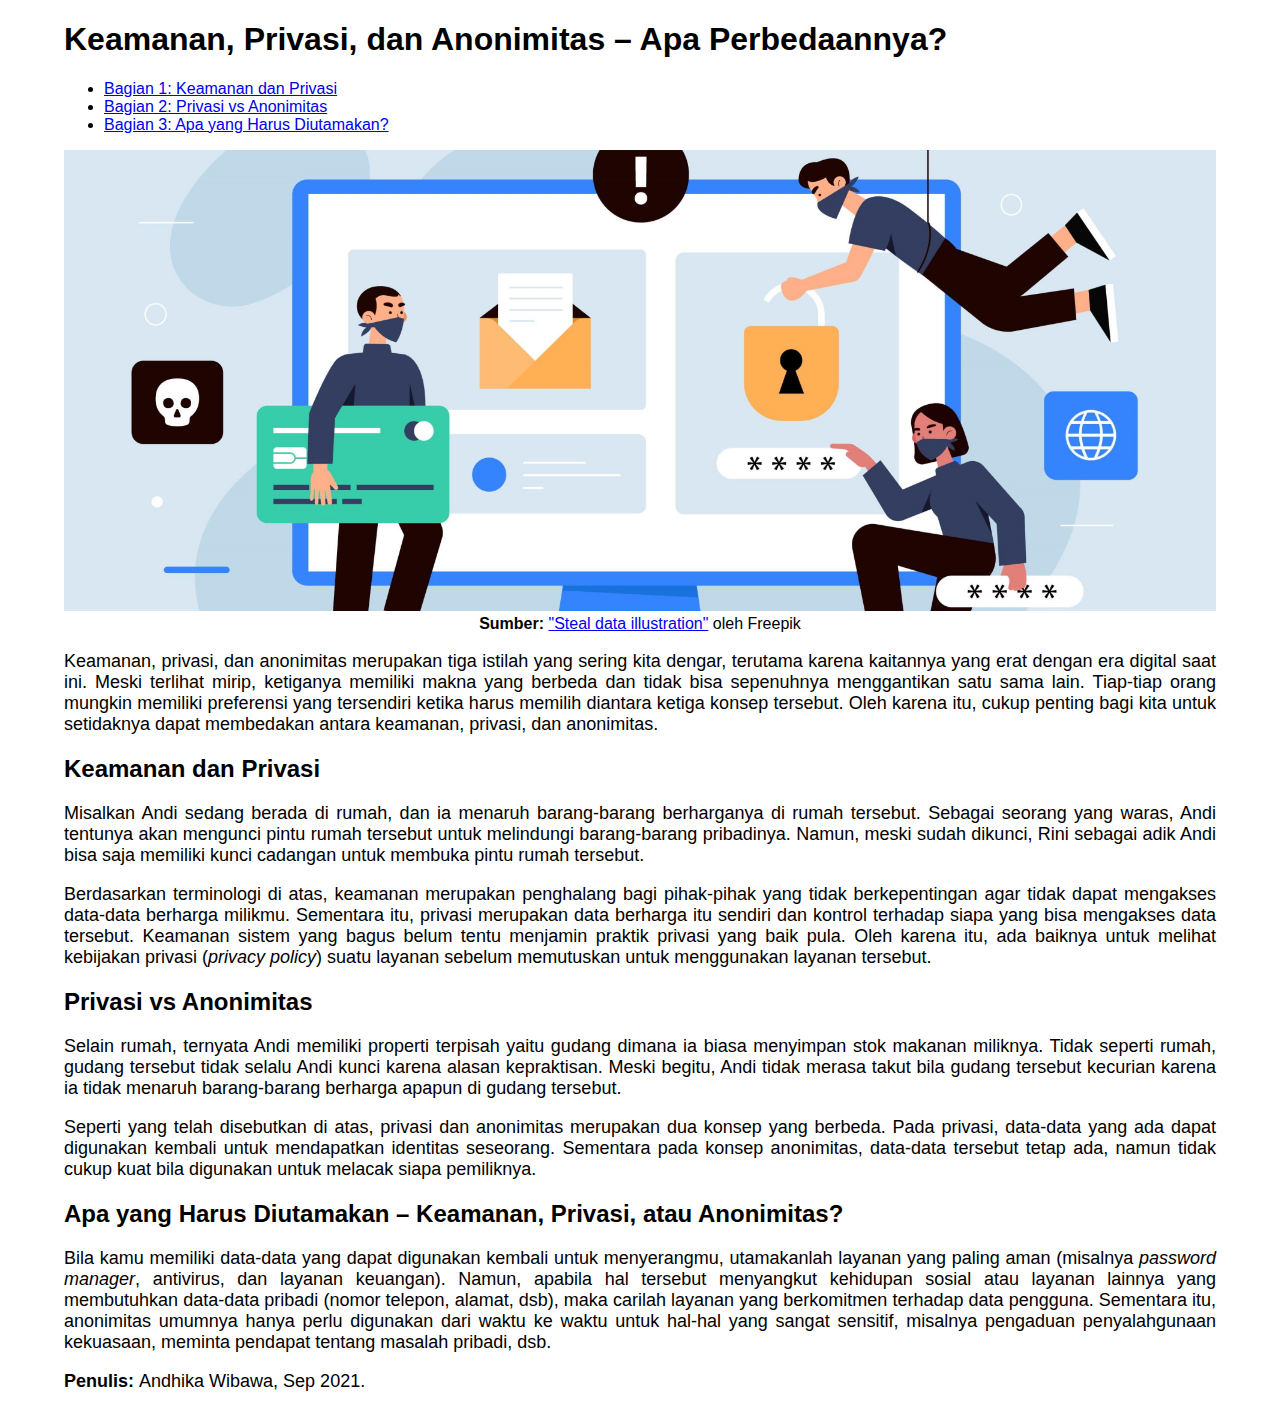
<file: task_1/index.html>
<!DOCTYPE html>
<html lang="id">
    <head>
        <meta http-equiv="Content-Type" content="text/html;charset=UTF-8">
        <title>Keamanan, Privasi, dan Anonimitas – Apa Perbedaannya?</title>
        <style>
            body {
                font-family: sans-serif;
                margin: 0 auto;
                width: 90%;
            }
            p {
                font-size: large;
                text-align: justify;
            }
            img {
                max-width: 100%;
            }
            figure {
                margin: 0 auto;
                text-align: center;
            }
        </style>
    </head>
    <body>
        <h1>Keamanan, Privasi, dan Anonimitas – Apa Perbedaannya?</h1>
        <ul>
            <li><a href="#keamanan-dan-privasi">Bagian 1: Keamanan dan Privasi</a></li>
            <li><a href="#privasi-vs-anonimitas">Bagian 2: Privasi vs Anonimitas</a></li>
            <li><a href="#apa-yang-harus-diutamakan">Bagian 3: Apa yang Harus Diutamakan?</a></li>
        </ul>
        <figure>
            <img src="img/image1.jpg" alt="Ilustrasi pencurian data pribadi">
            <figcaption><b>Sumber: </b><a href="https://www.freepik.com/free-vector/steal-data-illustration_8135200.htm">"Steal data illustration"</a> oleh Freepik</figcaption>
        </figure>
        <p>
            Keamanan, privasi, dan anonimitas merupakan tiga istilah yang sering kita dengar, terutama karena kaitannya yang erat dengan era digital saat ini.
            Meski terlihat mirip, ketiganya memiliki makna yang berbeda dan tidak bisa sepenuhnya menggantikan satu sama lain.
            Tiap-tiap orang mungkin memiliki preferensi yang tersendiri ketika harus memilih diantara ketiga konsep tersebut.
            Oleh karena itu, cukup penting bagi kita untuk setidaknya dapat membedakan antara keamanan, privasi, dan anonimitas.
        </p>
        <h2 id="keamanan-dan-privasi">Keamanan dan Privasi</h2>
        <p>
            Misalkan Andi sedang berada di rumah, dan ia menaruh barang-barang berharganya di rumah tersebut.
            Sebagai seorang yang waras, Andi tentunya akan mengunci pintu rumah tersebut untuk melindungi barang-barang pribadinya.
            Namun, meski sudah dikunci, Rini sebagai adik Andi bisa saja memiliki kunci cadangan untuk membuka pintu rumah tersebut.
        </p>
        <p>
            Berdasarkan terminologi di atas, keamanan merupakan penghalang bagi pihak-pihak yang tidak berkepentingan agar tidak dapat mengakses data-data berharga milikmu.
            Sementara itu, privasi merupakan data berharga itu sendiri dan kontrol terhadap siapa yang bisa mengakses data tersebut.
            Keamanan sistem yang bagus belum tentu menjamin praktik privasi yang baik pula.
            Oleh karena itu, ada baiknya untuk melihat kebijakan privasi (<i>privacy policy</i>) suatu layanan sebelum memutuskan untuk menggunakan layanan tersebut.
        </p>
        <h2 id="privasi-vs-anonimitas">Privasi vs Anonimitas</h2>
        <p>
            Selain rumah, ternyata Andi memiliki properti terpisah yaitu gudang dimana ia biasa menyimpan stok makanan miliknya.
            Tidak seperti rumah, gudang tersebut tidak selalu Andi kunci karena alasan kepraktisan.
            Meski begitu, Andi tidak merasa takut bila gudang tersebut kecurian karena ia tidak menaruh barang-barang berharga apapun di gudang tersebut.
        </p>
        <p>
            Seperti yang telah disebutkan di atas, privasi dan anonimitas merupakan dua konsep yang berbeda.
            Pada privasi, data-data yang ada dapat digunakan kembali untuk mendapatkan identitas seseorang.
            Sementara pada konsep anonimitas, data-data tersebut tetap ada, namun tidak cukup kuat bila digunakan untuk melacak siapa pemiliknya.
        </p>
        <h2 id="apa-yang-harus-diutamakan">Apa yang Harus Diutamakan – Keamanan, Privasi, atau Anonimitas?</h2>
        <p>
            Bila kamu memiliki data-data yang dapat digunakan kembali untuk menyerangmu, utamakanlah layanan yang paling aman (misalnya <i>password manager</i>, antivirus, dan layanan keuangan).
            Namun, apabila hal tersebut menyangkut kehidupan sosial atau layanan lainnya yang membutuhkan data-data pribadi (nomor telepon, alamat, dsb), maka carilah layanan yang berkomitmen terhadap data pengguna.
            Sementara itu, anonimitas umumnya hanya perlu digunakan dari waktu ke waktu untuk hal-hal yang sangat sensitif, misalnya pengaduan penyalahgunaan kekuasaan, meminta pendapat tentang masalah pribadi, dsb.
        </p>
        <footer>
            <p><b>Penulis: </b>Andhika Wibawa, Sep 2021.</p>
        </footer>
    </body>
</html>
</file>
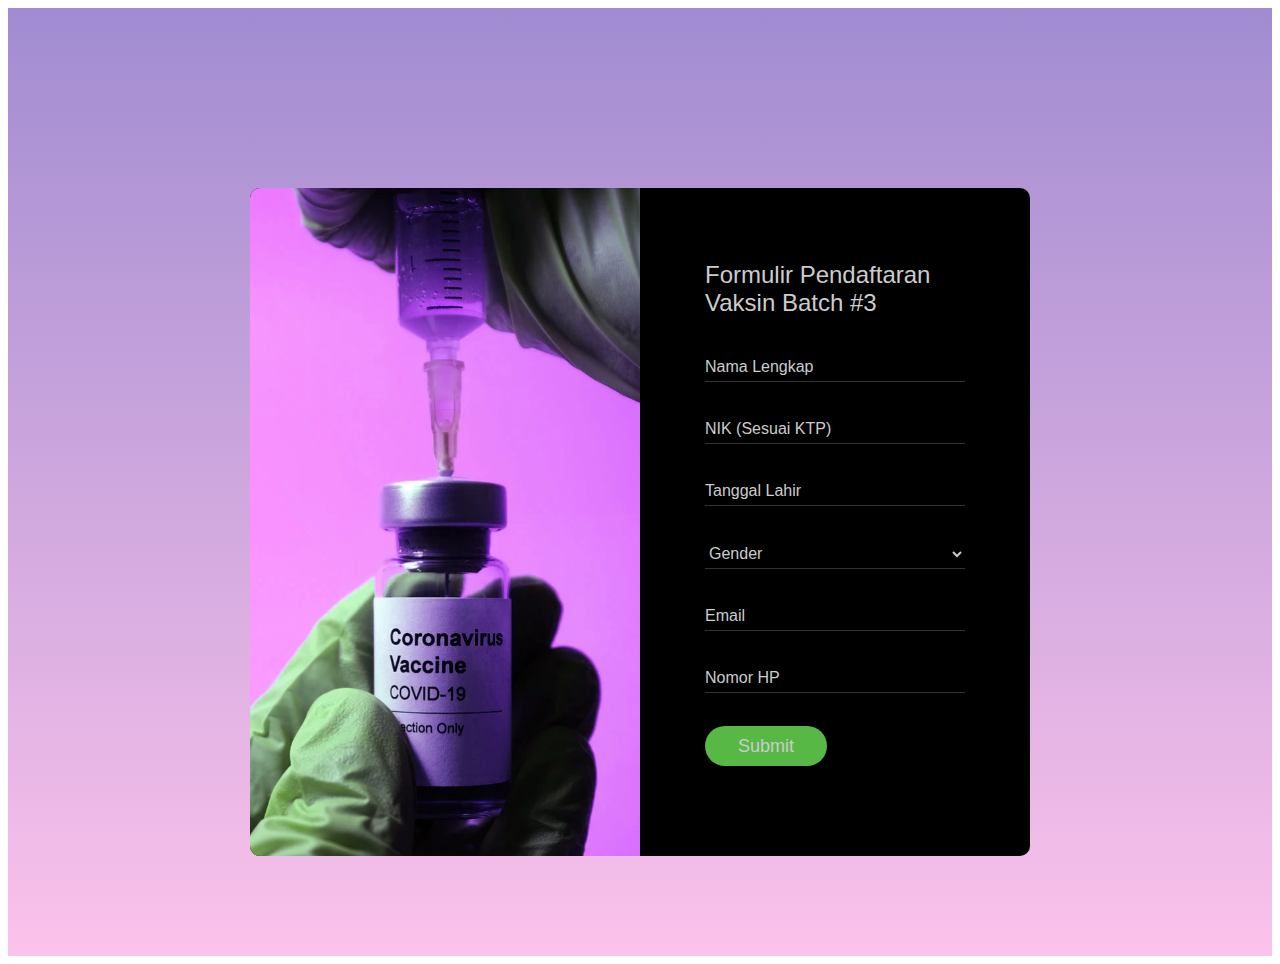
<file: task_2/index.html>
<!DOCTYPE html>
<html lang="id">
    <head>
        <meta charset="UTF-8">
        <meta http-equiv="X-UA-Compatible" content="IE=edge">
        <meta name="viewport" content="width=device-width, initial-scale=1.0">
        <link rel="stylesheet" href="css/style.css">
        <title>Pendaftaran Vaksin</title>
    </head>
    <body>
        <!-- Latar belakang gradien warna -->
        <div class="page-background">
            <!-- Jarak konten halaman dari pinggir layar -->
            <div class="page-wrapper">
                <!-- Konten halaman bentuk kartu -->
                <div class="card">
                    <!-- Latar belakang kartu berupa gambar vaksin -->
                    <div class="card-background"></div>
                    <!-- Badan kartu berupa form pendaftaran -->
                    <div class="card-body">
                        <h1 class="title">Formulir Pendaftaran Vaksin Batch #3</h1>
                        <form action="hasil.html" method="get">
                            <div class="input-form">
                                <input class="input-style" type="text" name="nama" placeholder="Nama Lengkap" required>
                            </div>
                            <div class="input-form">
                                <input class="input-style" type="text" name="nik" placeholder="NIK (Sesuai KTP)" required>
                            </div>
                            <div class="input-form">
                                <input class="input-style" onfocus="(this.type='date')" onblur="(this.type='text')" name="tglahir" placeholder="Tanggal Lahir" required>
                            </div>
                            <div class="input-form">
                                <select class="input-style" name="gender" required>
                                    <option value="" disabled hidden selected>Gender</option>
                                    <option value="lk">Laki-Laki</option>
                                    <option value="pr">Perempuan</option>
                                </select>
                            </div>
                            <div class="input-form">
                                <input class="input-style" type="email" name="email" placeholder="Email" required>
                            </div>
                            <div class="input-form">
                                <input class="input-style" type="tel" name="telp" placeholder="Nomor HP" required>
                            </div>
                            <div class="input-form">
                                <!-- Tombol submit formulir -->
                                <button class="input-submit" type="submit">Submit</button>
                            </div>
                        </form>
                    </div>
                </div>
            </div>
        </div>
    </body>
</html>
</file>
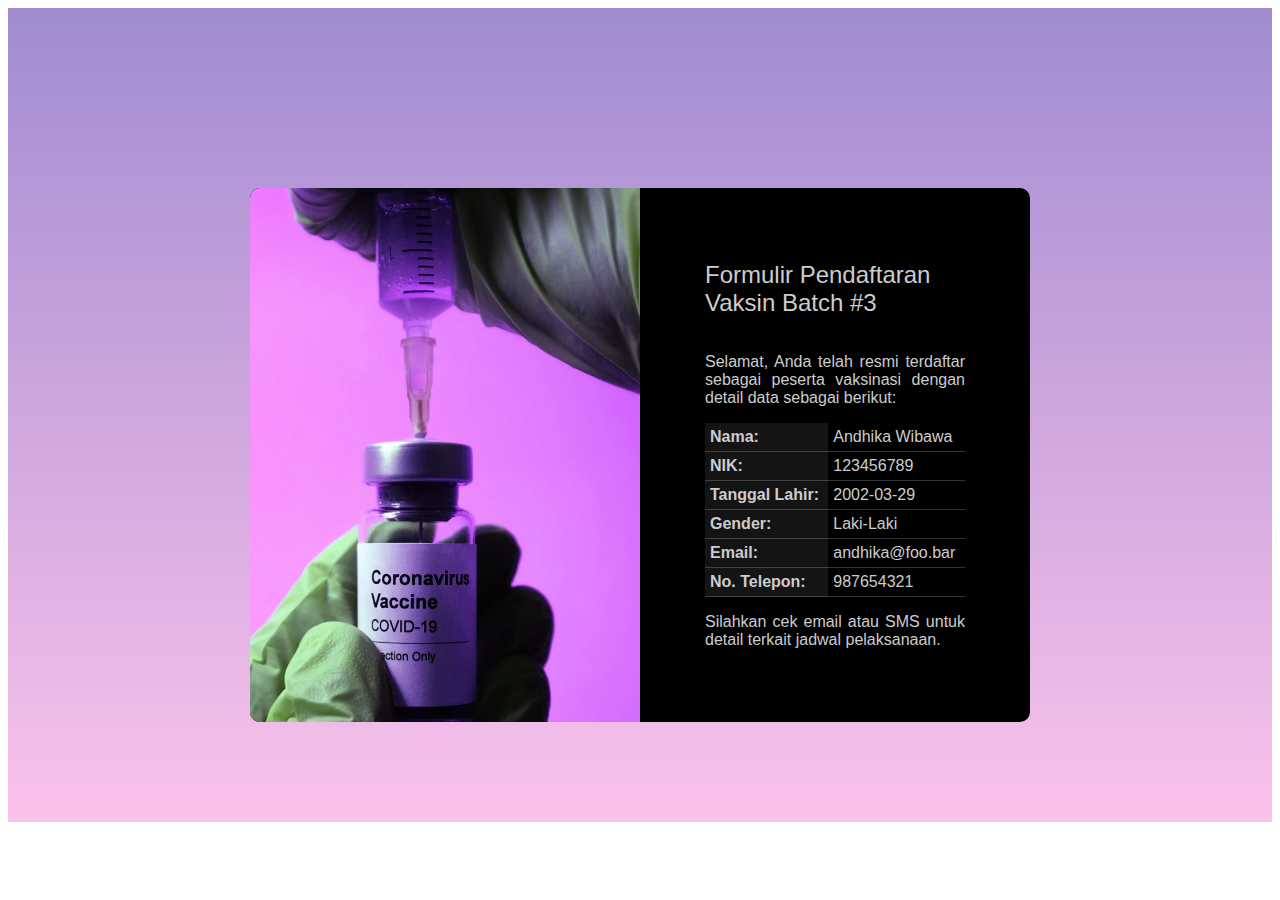
<file: task_2/hasil.html>
<!DOCTYPE html>
<html lang="id">
    <head>
        <meta charset="UTF-8">
        <meta http-equiv="X-UA-Compatible" content="IE=edge">
        <meta name="viewport" content="width=device-width, initial-scale=1.0">
        <link rel="stylesheet" href="css/style.css">
        <title>Pendaftaran Vaksin</title>
    </head>
    <body>
        <!-- Latar belakang gradien warna -->
        <div class="page-background">
            <!-- Jarak konten halaman dari pinggir layar -->
            <div class="page-wrapper">
                <!-- Konten halaman bentuk kartu -->
                <div class="card">
                    <!-- Latar belakang kartu berupa gambar vaksin -->
                    <div class="card-background"></div>
                    <!-- Badan kartu berupa hasil form yang telah di submit -->
                    <div class="card-body">
                        <h1 class="title">Formulir Pendaftaran Vaksin Batch #3</h1>
                        <p class="status-desc">Selamat, Anda telah resmi terdaftar sebagai peserta vaksinasi dengan detail data sebagai berikut:</p>
                        <!-- Tabel berisi data dummy -->
                        <table class="status-table">
                            <tr>
                                <th>Nama:</th>
                                <td>Andhika Wibawa</td>
                            </tr>
                            <tr>
                                <th>NIK:</th>
                                <td>123456789</td>
                            </tr>
                            <tr>
                                <th>Tanggal Lahir: </th>
                                <td>2002-03-29</td>
                            </tr>
                            <tr>
                                <th>Gender: </th>
                                <td>Laki-Laki</td>
                            </tr>
                            <tr>
                                <th>Email: </th>
                                <td>andhika@foo.bar</td>
                            </tr>
                            <tr>
                                <th>No. Telepon: </th>
                                <td>987654321</td>
                            </tr>
                        </table>
                        <p class="status-desc">Silahkan cek email atau SMS untuk detail terkait jadwal pelaksanaan.</p>
                    </div>
                </div>
            </div>
        </div>
    </body>
</html>
</file>
<file: task_2/css/style.css>
/* Todo: Fix kompatibilitas tampilan pada Firefox */

body {
    font-family: sans-serif;
    /* Warna tulisan */
    color: #ccc;
}

.page-background {
    /* Warna belakang halaman */
    background: linear-gradient(to top, #fbc2eb 0%, #a18cd1 100%);
}

.page-wrapper {
    padding-top: 180px;
    padding-bottom: 100px;
    max-width: 780px;
    /* Jarak atas-bawah nol; kanan-kiri auto (tengah) */
    margin: 0 auto;
}

.card {
    /* Sembunyikan elemen yang melebihi batas */
    overflow: hidden;
    /* Kurangi ketajaman sudut kartu */
    border-radius: 10px;
    /* Warna background kartu */
    background: #000;
}

.card-background {
    background: url("../img/vaksin.png");
    /* Cegah gambar mengulang-ulang */
    background-repeat: no-repeat;
    background-position: top left;
    background-size: cover;
    /* Render elemen layaknya <td> pada tabel */
    display: table-cell;
    width: 50%;
}

.card-body {
    padding: 57px 65px;
    /* Render elemen layaknya <td> pada tabel */
    display: table-cell;
    width: 100%;
}

.title {
    font-size: 24px;
    font-weight: 400;
    margin-bottom: 36px;
}

.input-form {
    /* Posisi elemen dapat berubah-ubah */
    position: relative;
    margin-bottom: 33px;
}

.input-style {
    font-size: 16px;
    color: #ccc;
    padding: 5px 0;
    width: 100%;
    /* Hilangkan border pada input box */
    border: none;
    /* Hilangkan outline saat diklik */
    outline: none;
    background: transparent;
    border-bottom: 1px solid rgba(255, 255, 255, 0.2);
}

/* Workaround untuk input bertipe tanggal */
.input-style[type="date"] {
    font-family: sans-serif;
    font-size: 16px;
    color: #ccc;
}

/* Workaround warna tidak sesuai pada teks default input box */
.input-style::placeholder {
    color: #ccc;
}

/* Workaround warna tidak sesuai pada teks dropdown menu */
.input-style option {
    color: #000;
}

.input-submit {
    /* Tombol dapat diletakkan di antara dengan elemen lain */
    display: inline-block;
    /* Tinggi tombol */
    line-height: 40px;
    padding: 0 33px;
    /* Ubah kursor menjadi pointer */
    cursor: pointer;
    color: #ccc;
    font-size: 18px;
    border: none;
    /* Hilangkan border pada tombol */
    border-radius: 20px;
    background: #57b846;
}

.status-desc {
    text-align: justify;
}

.status-table {
    /* Hilangkan border pada sel */
    border-collapse: collapse;
    /* Hilangkan jarak antar sel */
    border-spacing: 0;
    width: 100%;
}

.status-table td {
    padding: 5px;
    /* Beri garis pada bagian bawah tiap sel */
    border-bottom: 1px solid rgba(255, 255, 255, 0.2);
}

.status-table th {
    text-align: left;
    padding: 5px;
    background-color: rgb(20, 20, 20);
    border-bottom: 1px solid rgba(255, 255, 255, 0.2);
}

/* Ubah warna sel jika dilewati kursor */
.status-table tr:hover {
    background-color: rgba(255, 255, 255, 0.3);
}
</file>
